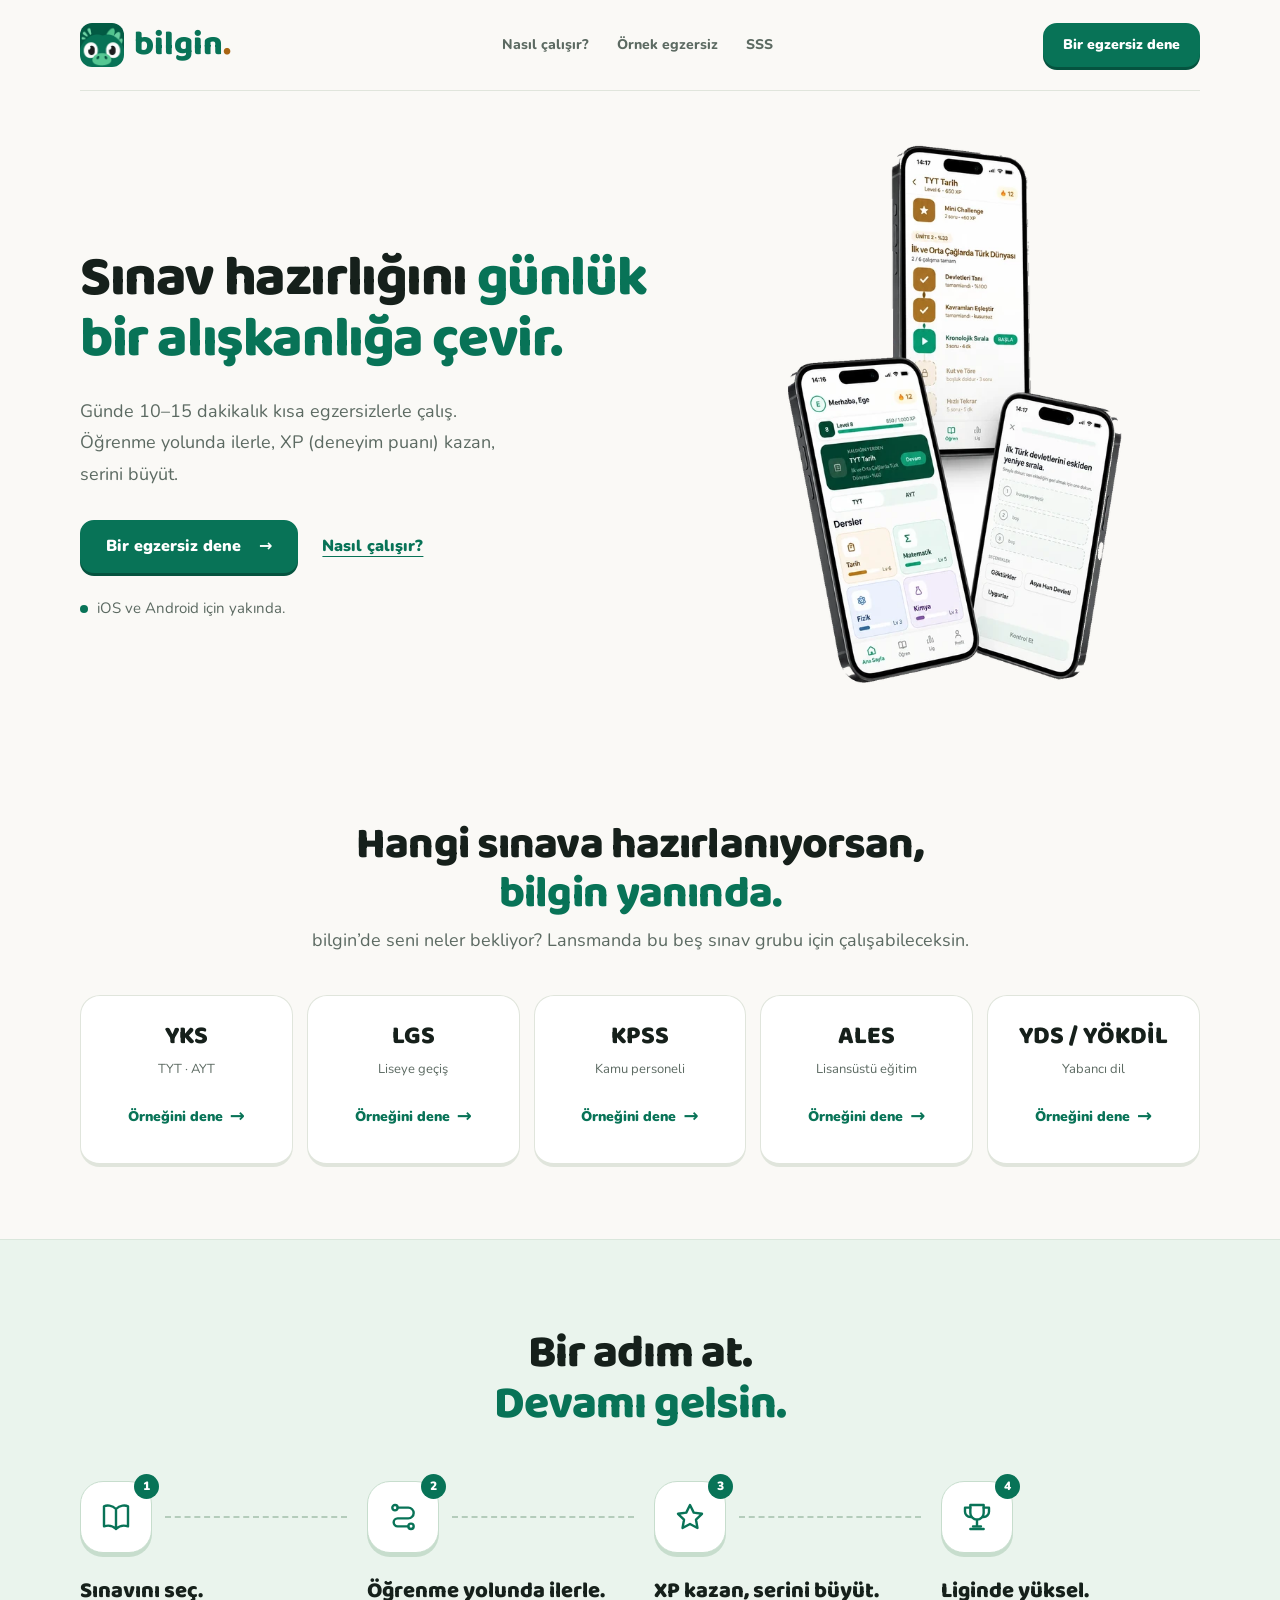
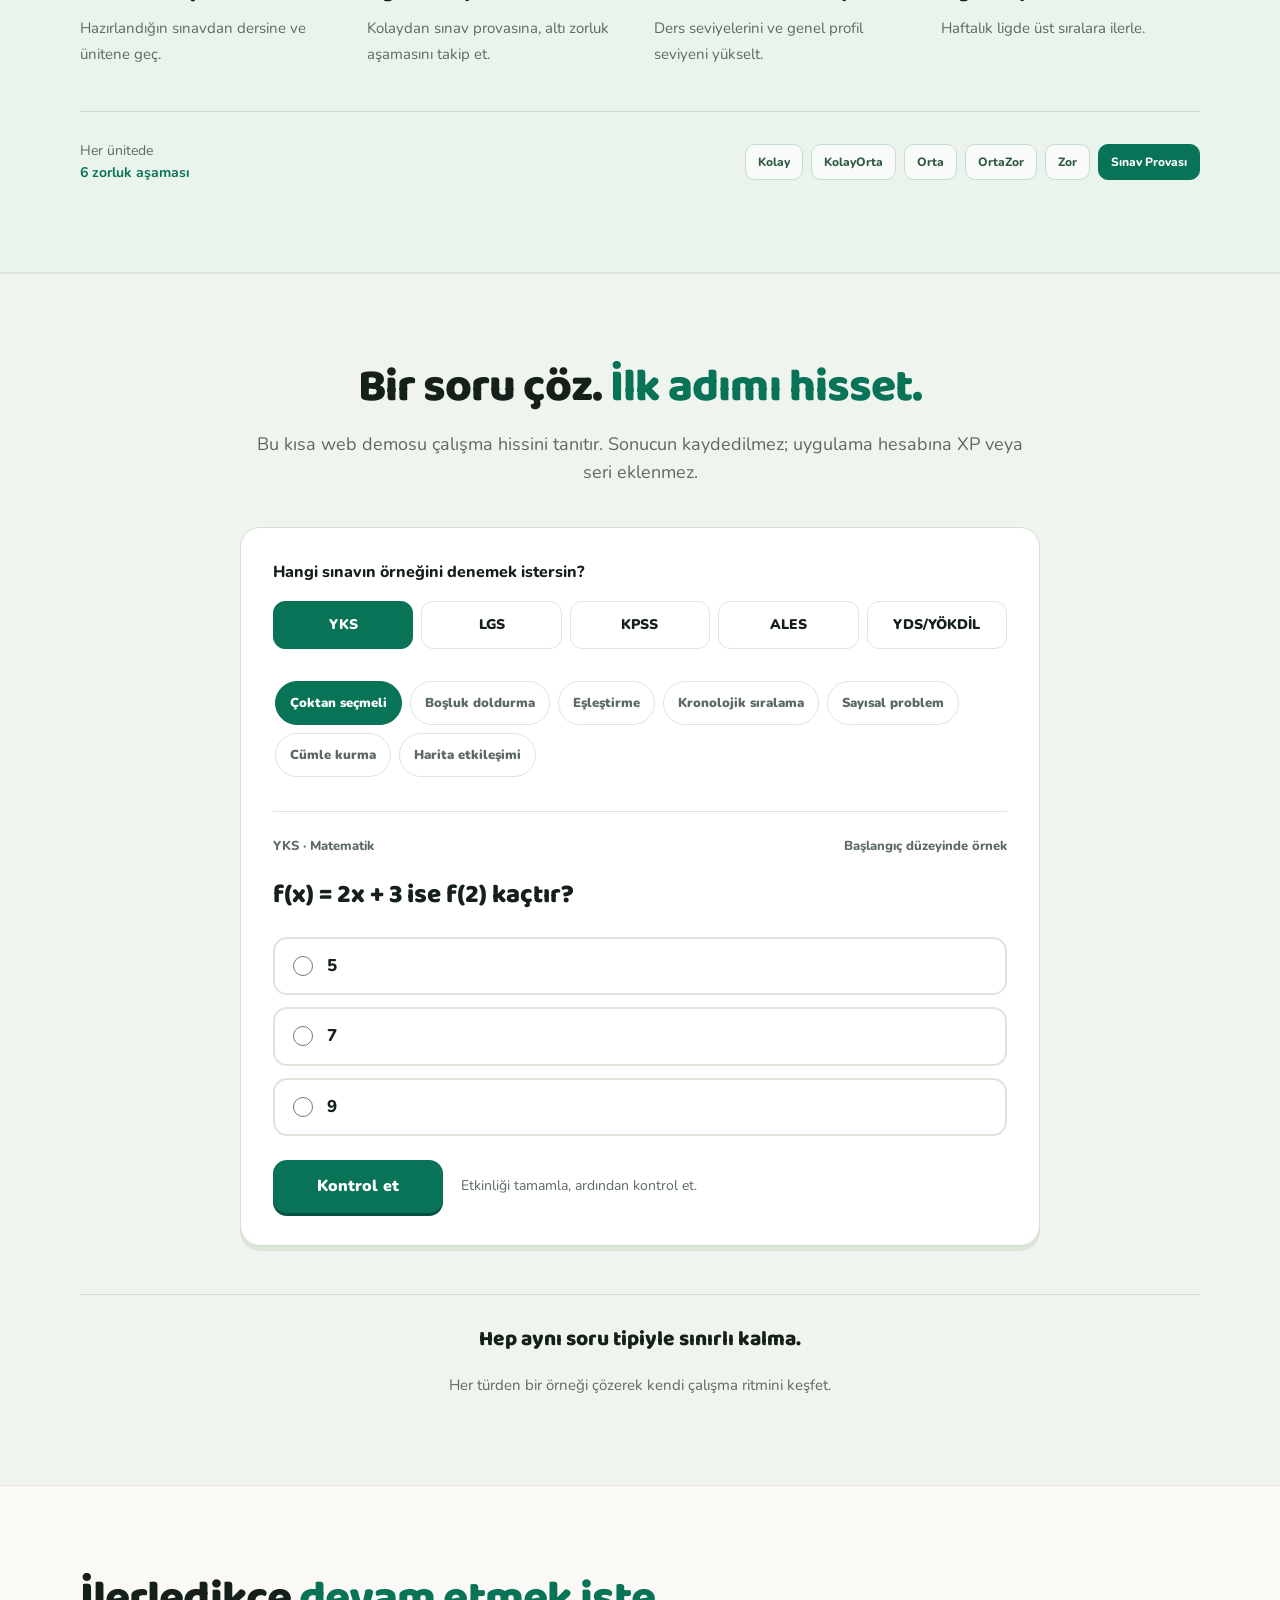
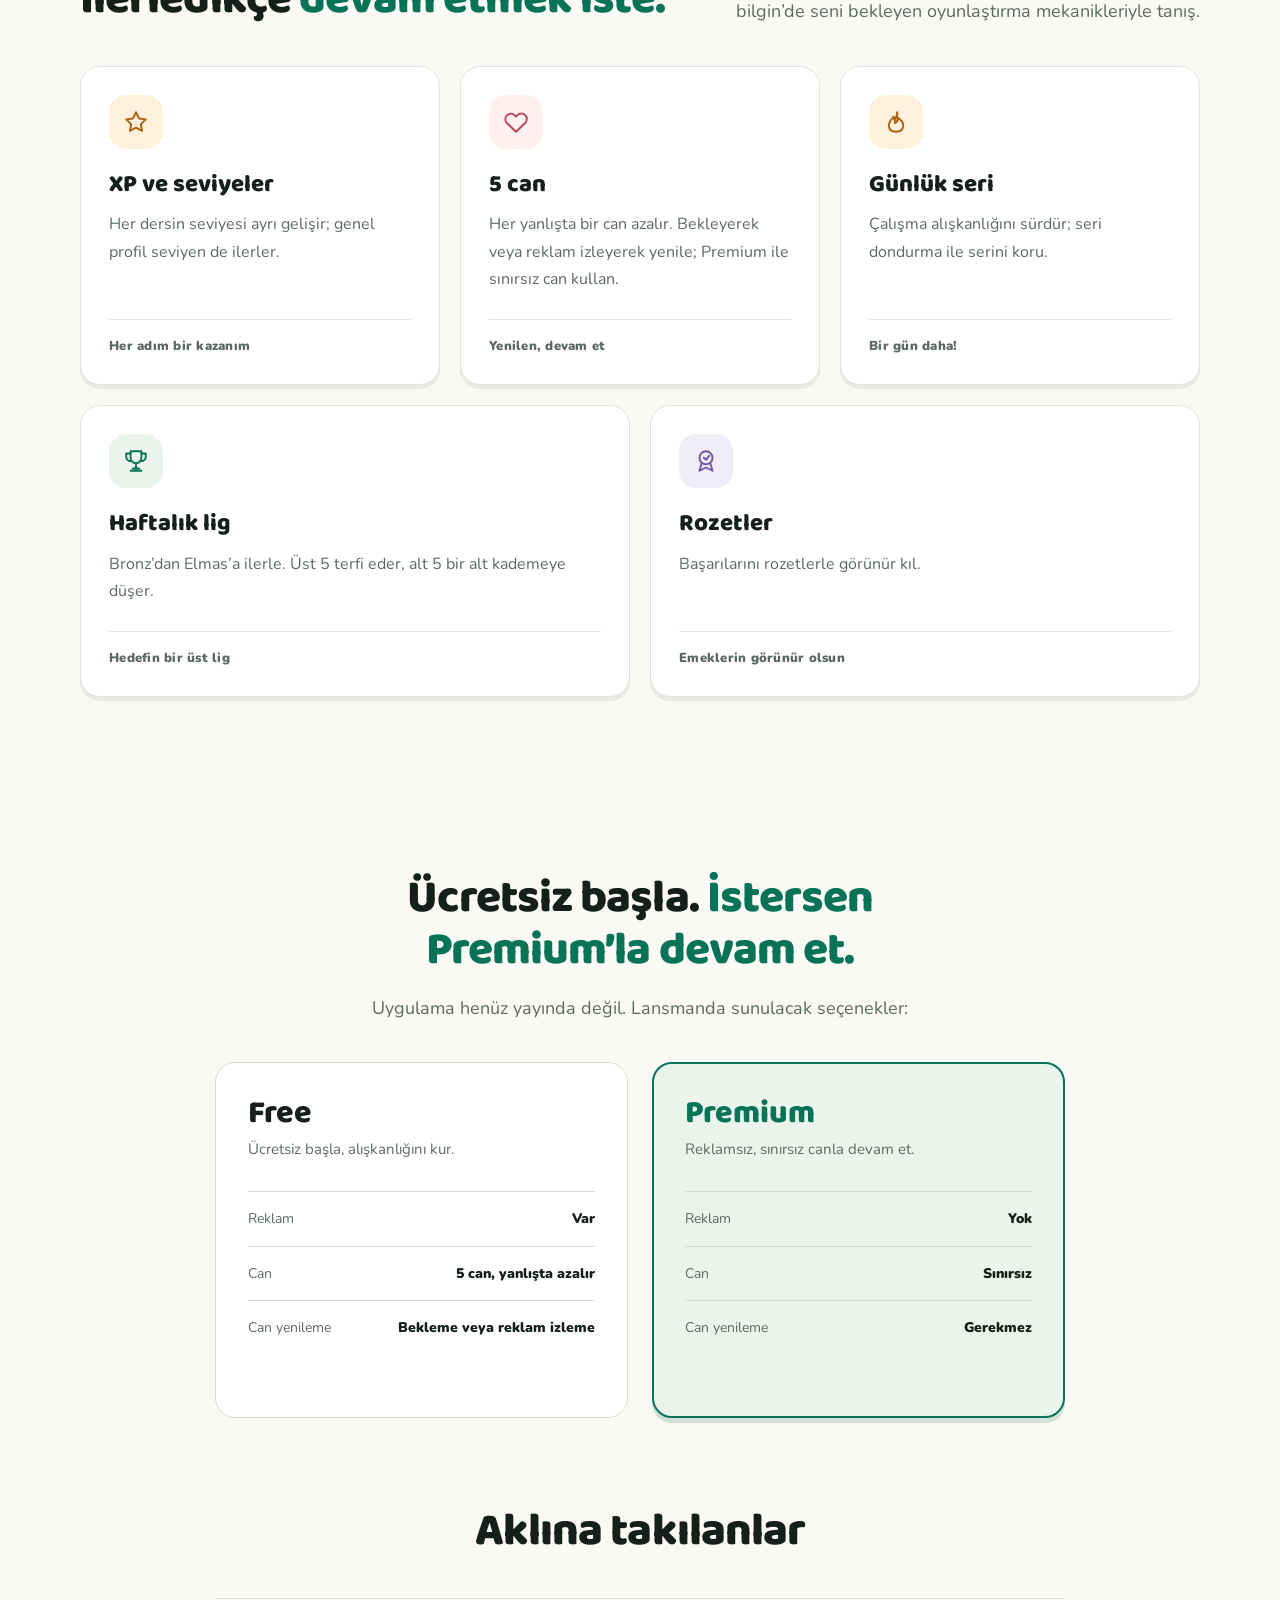
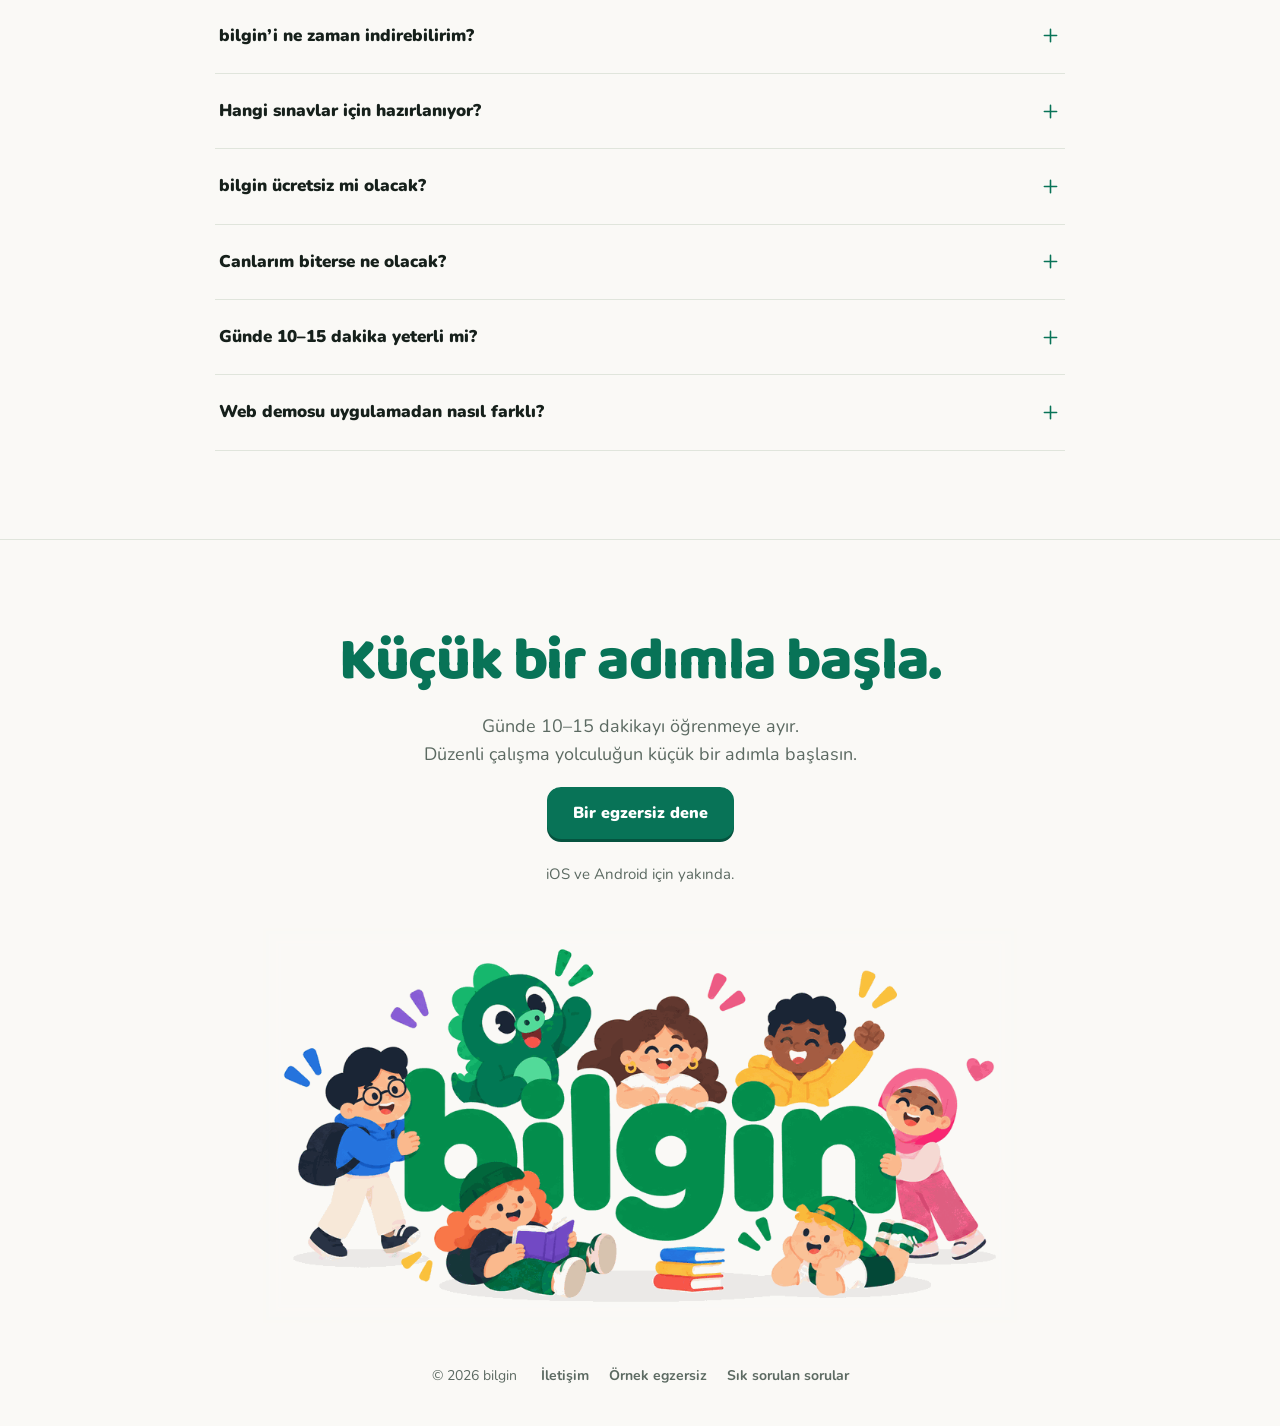
<file: index.html>
<!doctype html>
<html lang="tr">
<head>
<meta charset="utf-8">
<meta name="viewport" content="width=device-width, initial-scale=1, viewport-fit=cover">
<title>bilgin — Oyunlaştırılmış Sınav Hazırlığı | Yakında</title>
<meta name="description" content="YKS, LGS, KPSS, ALES ve YDS/YÖKDİL için oyunlaştırılmış sınav hazırlığı. Kısa egzersizlerle öğren, örnek soruyu dene. bilgin yakında iOS ve Android’de.">
<meta name="theme-color" content="#087357">
<link rel="icon" href="assets/favicon-32.png" sizes="32x32" type="image/png">
<link rel="apple-touch-icon" href="assets/apple-touch-icon.png">
<meta property="og:title" content="bilgin — Oyunlaştırılmış Sınav Hazırlığı | Yakında">
<meta property="og:description" content="YKS, LGS, KPSS, ALES ve YDS/YÖKDİL için oyunlaştırılmış sınav hazırlığı. Kısa egzersizlerle öğren, örnek soruyu dene. bilgin yakında iOS ve Android’de.">
<meta property="og:type" content="website">
<link rel="canonical" href="https://bilgin-web.vercel.app/">
<meta property="og:url" content="https://bilgin-web.vercel.app/">
<meta property="og:locale" content="tr_TR">
<meta property="og:site_name" content="bilgin">
<meta property="og:image:width" content="1200">
<meta property="og:image:height" content="630">
<meta property="og:image:alt" content="bilgin — Sınav hazırlığını günlük bir alışkanlığa çevir. iOS ve Android için yakında.">
<meta name="twitter:card" content="summary_large_image">
<meta property="og:image" content="https://bilgin-web.vercel.app/assets/paylasim.png">
<link rel="preload" href="assets/fonts/baloo2-latin.woff2" as="font" type="font/woff2" crossorigin>
<link rel="preload" href="assets/fonts/nunito-latin.woff2" as="font" type="font/woff2" crossorigin>
<link rel="stylesheet" href="styles.css?v=prelaunch-2">
</head>
<body id="baslangic">
<a class="skip-link" href="#icerik">İçeriğe geç</a>
<header class="header wrap">
  <a class="brand" href="#baslangic" aria-label="bilgin ana sayfa"><img src="assets/logo-192.png" width="44" height="44" alt=""><span>bilgin<span class="brand-dot">.</span></span></a>
  <nav aria-label="Ana menü"><a href="#nasil-calisir">Nasıl çalışır?</a><a href="#ornek-egzersiz">Örnek egzersiz</a><a href="#sss">SSS</a></nav>
  <a class="button button--small" href="#ornek-egzersiz">Bir egzersiz dene</a>
</header>
<main id="icerik">
<section class="hero wrap" aria-labelledby="hero-title">
  <div class="hero__copy">
    <h1 id="hero-title">Sınav hazırlığını <span>günlük bir alışkanlığa çevir.</span></h1>
    <p class="hero__sub">Günde 10–15 dakikalık kısa egzersizlerle çalış. Öğrenme yolunda ilerle, XP (deneyim puanı) kazan, serini büyüt.</p>
    <div class="hero__actions"><a class="button" href="#ornek-egzersiz">Bir egzersiz dene <span aria-hidden="true">→</span></a><a class="text-link" href="#nasil-calisir">Nasıl çalışır?</a></div>
    <p class="launch-note"><span class="status-dot" aria-hidden="true"></span>iOS ve Android için yakında.</p>
  </div>
  <div class="hero__visual"><img class="hero__phones" src="assets/telefonlar-800.webp" srcset="assets/telefonlar-480.webp 480w, assets/telefonlar-800.webp 800w, assets/telefonlar-941.webp 941w" sizes="(max-width: 760px) 276px, (max-width: 1000px) 304px, 338px" width="941" height="1672" fetchpriority="high" alt="bilgin’in dersler, öğrenme yolu ve kronolojik sıralama egzersizini gösteren üç telefon ekranı"></div>
</section>
<section class="exams wrap section" aria-labelledby="exams-title">
  <div class="section-heading">
<h2 id="exams-title">Hangi sınava hazırlanıyorsan, <span>bilgin yanında.</span></h2><p>bilgin’de seni neler bekliyor? Lansmanda bu beş sınav grubu için çalışabileceksin.</p></div>
  <ul class="exam-grid">
<li><strong>YKS</strong><span>TYT · AYT</span><a href="#ornek-egzersiz" data-exam-link="yks" aria-label="YKS örneğini dene">Örneğini dene <span aria-hidden="true">→</span></a></li>
<li><strong>LGS</strong><span>Liseye geçiş</span><a href="#ornek-egzersiz" data-exam-link="lgs" aria-label="LGS örneğini dene">Örneğini dene <span aria-hidden="true">→</span></a></li>
<li><strong>KPSS</strong><span>Kamu personeli</span><a href="#ornek-egzersiz" data-exam-link="kpss" aria-label="KPSS örneğini dene">Örneğini dene <span aria-hidden="true">→</span></a></li>
<li><strong>ALES</strong><span>Lisansüstü eğitim</span><a href="#ornek-egzersiz" data-exam-link="ales" aria-label="ALES örneğini dene">Örneğini dene <span aria-hidden="true">→</span></a></li>
<li><strong>YDS / YÖKDİL</strong><span>Yabancı dil</span><a href="#ornek-egzersiz" data-exam-link="yds" aria-label="YDS / YÖKDİL örneğini dene">Örneğini dene <span aria-hidden="true">→</span></a></li>
</ul>
</section>
<section class="how section" id="nasil-calisir" aria-labelledby="how-title"><div class="wrap">
  <div class="section-heading">
<h2 id="how-title">Bir adım at.<br><span>Devamı gelsin.</span></h2></div>
  <ol class="steps">
<li><div class="step-symbol"><svg class="icon" viewBox="0 0 24 24" aria-hidden="true"><path d="M12 6C9 3 5 3 3 4v15c3-1 6-1 9 2 3-3 6-3 9-2V4c-2-1-6-1-9 2Zm0 0v15"/></svg><span>1</span></div>
<h3>Sınavını seç.</h3><p>Hazırlandığın sınavdan dersine ve ünitene geç.</p></li>
<li><div class="step-symbol"><svg class="icon" viewBox="0 0 24 24" aria-hidden="true"><circle cx="6" cy="5" r="2"/><circle cx="18" cy="19" r="2"/><path d="M8 5h8a4 4 0 0 1 0 8H8a3 3 0 0 0 0 6h8"/></svg><span>2</span></div>
<h3>Öğrenme yolunda ilerle.</h3><p>Kolaydan sınav provasına, altı zorluk aşamasını takip et.</p></li>
<li><div class="step-symbol"><svg class="icon" viewBox="0 0 24 24" aria-hidden="true"><path d="m12 3 2.8 5.7 6.2.9-4.5 4.4 1.1 6.2-5.6-3-5.6 3 1.1-6.2L3 9.6l6.2-.9Z"/></svg><span>3</span></div>
<h3>XP kazan, serini büyüt.</h3><p>Ders seviyelerini ve genel profil seviyeni yükselt.</p></li>
<li><div class="step-symbol"><svg class="icon" viewBox="0 0 24 24" aria-hidden="true"><path d="M7 3h10v6a5 5 0 0 1-10 0Z"/><path d="M7 5H3v3a4 4 0 0 0 4 4m10-7h4v3a4 4 0 0 1-4 4M12 14v5m-5 2h10m-8-2h6"/></svg><span>4</span></div>
<h3>Liginde yüksel.</h3><p>Haftalık ligde üst sıralara ilerle.</p></li>
</ol>
  <div class="difficulty"><p>Her ünitede <strong>6 zorluk aşaması</strong></p>
<ol aria-label="Zorluk aşamaları">
<li>Kolay</li>
<li>KolayOrta</li>
<li>Orta</li>
<li>OrtaZor</li>
<li>Zor</li>
<li>Sınav Provası</li>
</ol></div>
</div>
</section>
<section class="gallery section" id="ornek-egzersiz" aria-labelledby="gallery-title"><div class="wrap">
  <div class="section-heading"><h2 id="gallery-title">Bir soru çöz. <span>İlk adımı hisset.</span></h2>
    <p>Bu kısa web demosu çalışma hissini tanıtır. Sonucun kaydedilmez; uygulama hesabına XP veya seri eklenmez.</p>
  </div>
  <div class="demo" id="demo" hidden>
    <fieldset class="exam-picker"><legend>Hangi sınavın örneğini denemek istersin?</legend>
      <label><input type="radio" name="exam" value="yks" checked><span>YKS</span></label>
      <label><input type="radio" name="exam" value="lgs"><span>LGS</span></label>
      <label><input type="radio" name="exam" value="kpss"><span>KPSS</span></label>
      <label><input type="radio" name="exam" value="ales"><span>ALES</span></label>
      <label><input type="radio" name="exam" value="yds"><span>YDS/YÖKDİL</span></label>
    </fieldset>
    <div class="exercise-picker" role="tablist" aria-label="Egzersiz türü seç">
      <button type="button" class="exercise-tab is-active" role="tab" aria-selected="true" data-type="choice">Çoktan seçmeli</button>
      <button type="button" class="exercise-tab" role="tab" aria-selected="false" data-type="blank">Boşluk doldurma</button>
      <button type="button" class="exercise-tab" role="tab" aria-selected="false" data-type="matching">Eşleştirme</button>
      <button type="button" class="exercise-tab" role="tab" aria-selected="false" data-type="timeline">Kronolojik sıralama</button>
      <button type="button" class="exercise-tab" role="tab" aria-selected="false" data-type="number">Sayısal problem</button>
      <button type="button" class="exercise-tab" role="tab" aria-selected="false" data-type="sentence">Cümle kurma</button>
      <button type="button" class="exercise-tab" role="tab" aria-selected="false" data-type="map">Harita etkileşimi</button>
    </div>
    <form id="exercise-form" novalidate>
      <div class="question-meta"><span id="question-subject">YKS · Matematik</span><span id="question-level">Başlangıç düzeyinde örnek</span></div>
      <div id="exercise-stage"></div>
      <div class="feedback" id="exercise-feedback" role="status" aria-live="polite" aria-atomic="true"></div>
      <div class="exercise-actions"><button class="button" type="submit" id="check-answer">Kontrol et</button><button class="button button--outline" id="reset-answer" type="button" hidden>Tekrar dene</button><span class="exercise-hint">Bir seçenek seç, ardından kontrol et.</span></div>
    </form>
  </div>
  <div class="demo demo-fallback" id="demo-fallback">
    <p class="question-meta">YKS · Matematik · Başlangıç düzeyinde örnek</p>
    <h3>f(x) = 2x + 3 ise f(2) kaçtır?</h3><p>Seçenekler: 5, 7, 9</p>
    <details><summary>Yanıtı ve açıklamayı göster</summary><p><strong>Doğru yanıt: 7.</strong> x yerine 2 yazılır: 2 × 2 + 3 = 7.</p></details>
    <p class="fallback-note">Diğer sınav örneklerini etkileşimli denemek için JavaScript’i etkinleştirebilirsin.</p>
  </div>
<div class="exercise-types">
<h3>Hep aynı soru tipiyle sınırlı kalma.</h3>
<p>Her türden bir örneği çözerek kendi çalışma ritmini keşfet.</p>
</div>
</div>
</section>
<section class="section wrap" id="ozellikler" aria-labelledby="features-title">
  <div class="section-heading section-heading--left">
<h2 id="features-title">İlerledikçe <span>devam etmek iste.</span></h2><p>bilgin’de seni bekleyen oyunlaştırma mekanikleriyle tanış.</p></div>
  <div class="features">
<article class="feature amber"><div class="feature-icon"><svg class="icon" viewBox="0 0 24 24" aria-hidden="true"><path d="m12 3 2.8 5.7 6.2.9-4.5 4.4 1.1 6.2-5.6-3-5.6 3 1.1-6.2L3 9.6l6.2-.9Z"/></svg></div>
<h3>XP ve seviyeler</h3><p>Her dersin seviyesi ayrı gelişir; genel profil seviyen de ilerler.</p><span class="feature-note">Her adım bir kazanım</span>
</article>
<article class="feature rose"><div class="feature-icon"><svg class="icon" viewBox="0 0 24 24" aria-hidden="true"><path d="M20.5 5.7a5.1 5.1 0 0 0-7.2 0L12 7l-1.3-1.3a5.1 5.1 0 0 0-7.2 7.2L12 21l8.5-8.1a5.1 5.1 0 0 0 0-7.2Z"/></svg></div>
<h3>5 can</h3><p>Her yanlışta bir can azalır. Bekleyerek veya reklam izleyerek yenile; Premium ile sınırsız can kullan.</p><span class="feature-note">Yenilen, devam et</span>
</article>
<article class="feature amber"><div class="feature-icon"><svg class="icon" viewBox="0 0 24 24" aria-hidden="true"><path d="M13 3c1 5-4 5-2 10 2-1 3-3 3-5 4 3 6 6 4 10-2 4-10 4-12 0-2-4 1-8 4-11 0 3 1 3 1 3s3-4 2-7Z"/></svg></div>
<h3>Günlük seri</h3><p>Çalışma alışkanlığını sürdür; seri dondurma ile serini koru.</p><span class="feature-note">Bir gün daha!</span>
</article>
<article class="feature green"><div class="feature-icon"><svg class="icon" viewBox="0 0 24 24" aria-hidden="true"><path d="M7 3h10v6a5 5 0 0 1-10 0Z"/><path d="M7 5H3v3a4 4 0 0 0 4 4m10-7h4v3a4 4 0 0 1-4 4M12 14v5m-5 2h10m-8-2h6"/></svg></div>
<h3>Haftalık lig</h3><p>Bronz’dan Elmas’a ilerle. Üst 5 terfi eder, alt 5 bir alt kademeye düşer.</p><span class="feature-note">Hedefin bir üst lig</span>
</article>
<article class="feature lilac"><div class="feature-icon"><svg class="icon" viewBox="0 0 24 24" aria-hidden="true"><circle cx="12" cy="9" r="6"/><path d="m8 14-2 7 6-3 6 3-2-7m-6-5 2 2 3-4"/></svg></div>
<h3>Rozetler</h3><p>Başarılarını rozetlerle görünür kıl.</p><span class="feature-note">Emeklerin görünür olsun</span>
</article></div>
</section>
<section class="section wrap pricing" id="premium" aria-labelledby="pricing-title">
<div class="section-heading">
<h2 id="pricing-title">Ücretsiz başla. <span>İstersen Premium’la devam et.</span></h2><p>Uygulama henüz yayında değil. Lansmanda sunulacak seçenekler:</p></div>
<div class="pricing-grid">
<article class="plan">
<h3>Free</h3><p>Ücretsiz başla, alışkanlığını kur.</p>
<dl><div>
<dt>Reklam</dt>
<dd>Var</dd></div><div>
<dt>Can</dt>
<dd>5 can, yanlışta azalır</dd></div><div>
<dt>Can yenileme</dt>
<dd>Bekleme veya reklam izleme</dd></div>
</dl>
</article>
<article class="plan plan--premium">
<h3>Premium</h3><p>Reklamsız, sınırsız canla devam et.</p>
<dl><div>
<dt>Reklam</dt>
<dd>Yok</dd></div><div>
<dt>Can</dt>
<dd>Sınırsız</dd></div><div>
<dt>Can yenileme</dt>
<dd>Gerekmez</dd></div>
</dl>
</article>
</div>
</section>
<section class="section wrap faq" id="sss" aria-labelledby="faq-title"><div class="section-heading">
<h2 id="faq-title">Aklına takılanlar</h2></div><div class="faq-list">
<details><summary>bilgin’i ne zaman indirebilirim?<svg class="icon" viewBox="0 0 24 24" aria-hidden="true"><path d="M12 5v14M5 12h14"/></svg></summary><p>bilgin henüz yayında değil. iOS ve Android için hazırlanıyor; kesin yayın tarihi henüz paylaşılmadı.</p></details>
<details><summary>Hangi sınavlar için hazırlanıyor?<svg class="icon" viewBox="0 0 24 24" aria-hidden="true"><path d="M12 5v14M5 12h14"/></svg></summary><p>Lansman kapsamında YKS (TYT ve AYT), LGS, KPSS, ALES ve YDS/YÖKDİL için dersler yer alacak.</p></details>
<details><summary>bilgin ücretsiz mi olacak?<svg class="icon" viewBox="0 0 24 24" aria-hidden="true"><path d="M12 5v14M5 12h14"/></svg></summary><p>Evet. Free modeli reklamlı ve 5 canla kullanılabilecek. Premium, reklamsız kullanım ve sınırsız can sunacak.</p></details>
<details><summary>Canlarım biterse ne olacak?<svg class="icon" viewBox="0 0 24 24" aria-hidden="true"><path d="M12 5v14M5 12h14"/></svg></summary><p>Her yanlış cevapta 5 canından biri azalacak. Canlarının yenilenmesini bekleyebilecek veya reklam izleyerek can kazanabileceksin. Premium’da can sınırlaması olmayacak.</p></details>
<details><summary>Günde 10–15 dakika yeterli mi?<svg class="icon" viewBox="0 0 24 24" aria-hidden="true"><path d="M12 5v14M5 12h14"/></svg></summary><p>10–15 dakika, düzenli çalışma alışkanlığı kurmak için önerilen kısa bir çalışma süresidir. Sınava hazırlık ihtiyacın hedeflerine ve mevcut bilgine göre değişir; bilgin tek başına başarı veya belirli bir sonuç garantisi vermez.</p></details>
<details><summary>Web demosu uygulamadan nasıl farklı?<svg class="icon" viewBox="0 0 24 24" aria-hidden="true"><path d="M12 5v14M5 12h14"/></svg></summary><p>Burada her sınav grubu için başlangıç düzeyinde bir çoktan seçmeli örnek bulunur. Demo sonuçları kaydedilmez; XP, can, seri ve lig sistemleri bu sayfada çalışmaz. Uygulamada altı aşamalı öğrenme yolu ve farklı egzersiz tipleri yer alacak.</p></details>
</div></section>
<section class="closing section" id="indir" aria-labelledby="closing-title"><div class="wrap">
<h2 id="closing-title">Küçük bir <span>adımla başla.</span></h2><p>Günde 10–15 dakikayı öğrenmeye ayır.<br>Düzenli çalışma yolculuğun küçük bir adımla başlasın.</p><a class="button" href="#ornek-egzersiz">Bir egzersiz dene</a><p class="launch-note">iOS ve Android için yakında.</p><img class="characters" src="assets/karakterler-1000.png" srcset="assets/karakterler-1000.png 1000w, assets/karakterler-1600.png 1600w" sizes="(max-width: 760px) 92vw, 760px" alt="Birlikte öğrenmeye hazır, renkli bilgin karakterleri" width="1600" height="844" loading="lazy" decoding="async"></div>
</section>
</main>
<footer class="footer">
  <p class="footer__c">© <span id="yil">2026</span> bilgin</p>
  <nav aria-label="Alt menü">
    <a href="mailto:merhaba@bilgin.app">İletişim</a>
    <a href="#ornek-egzersiz">Örnek egzersiz</a>
    <a href="#sss">Sık sorulan sorular</a>
  </nav>
</footer>

<script src="script.js?v=prelaunch-2" defer></script>
</body>
</html>
</file>
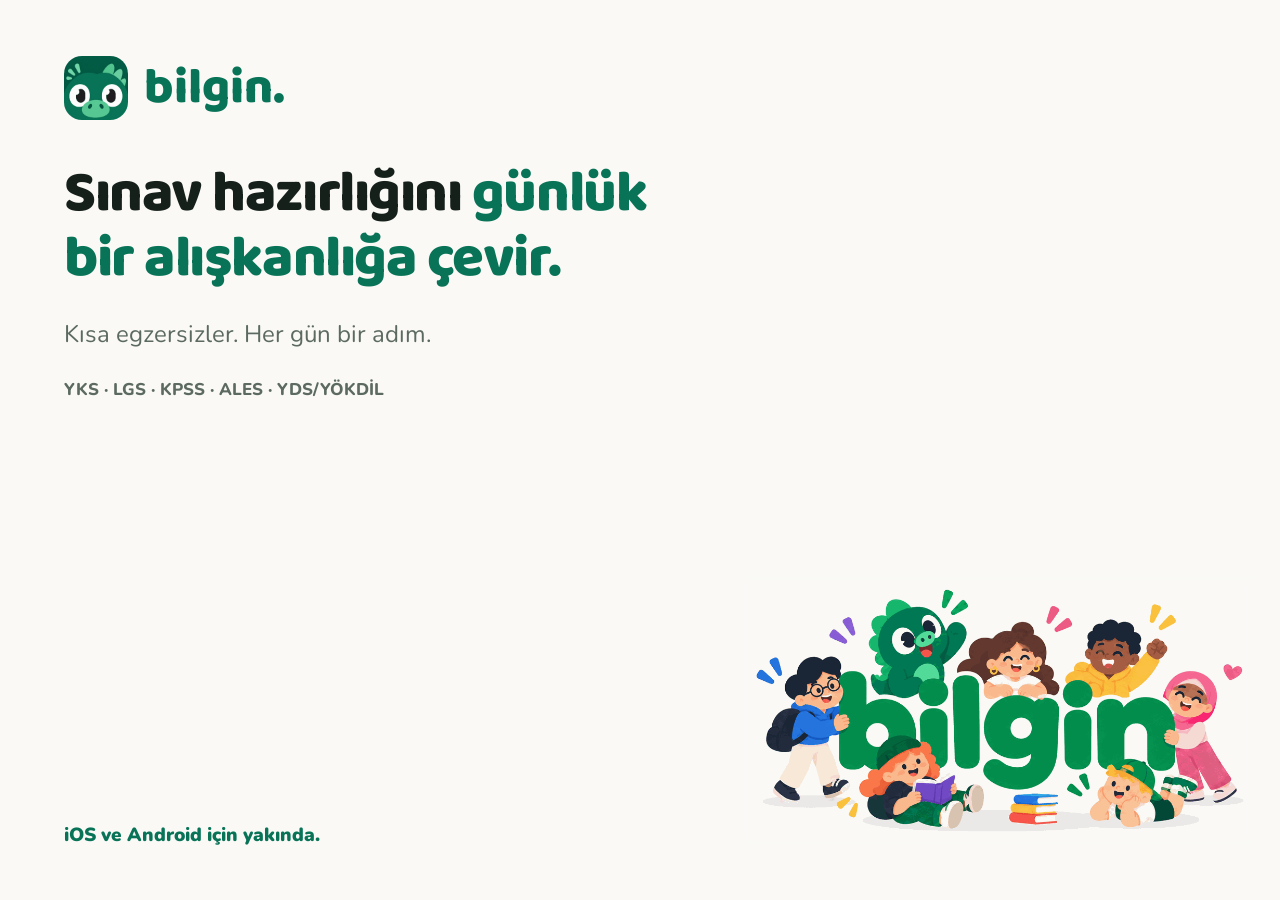
<file: scripts/paylasim.html>
<!doctype html>
<html lang="tr"><head><meta charset="utf-8"><meta name="viewport" content="width=device-width, initial-scale=1"><title>bilgin paylaşım görseli kaynağı</title><meta name="robots" content="noindex"><link rel="stylesheet" href="../styles.css?v=prelaunch-1"><style>
html,body{width:1200px;height:630px;overflow:hidden}body{display:block;padding:56px 64px;background:#FAF9F6}.share-brand{display:flex;align-items:center;gap:16px;font-family:'Baloo 2';font-size:50px;line-height:1;color:#087357}.share-brand img{width:64px;height:64px;border-radius:18px}.share-copy{width:640px;margin-top:42px;position:relative;z-index:1}h1{font-size:58px;line-height:1.12;margin:0 0 24px}p{font-size:24px;margin:0}.share-art{position:absolute;width:520px;right:20px;bottom:52px}.share-tag{position:absolute;bottom:50px;left:64px;color:#087357;font-size:19px;font-weight:900}.share-exams{font-size:17px;margin-top:24px;font-weight:800}
</style></head><body><div class="share-brand"><img src="../assets/logo-192.png" width="64" height="64" alt="">bilgin.</div><div class="share-copy"><h1>Sınav hazırlığını <span>günlük bir alışkanlığa çevir.</span></h1><p>Kısa egzersizler. Her gün bir adım.</p><p class="share-exams">YKS · LGS · KPSS · ALES · YDS/YÖKDİL</p></div><img class="share-art" src="../assets/karakterler-1000.png" width="1000" height="528" alt="bilgin karakterleri"><div class="share-tag">iOS ve Android için yakında.</div></body></html>
</file>
<file: styles.css>
/* ============ yazı tipleri ============ */
/* Google Fonts'tan indirilip repoya konuldu: dış bağımlılık ve ek istek yok.
   latin-ext alt kümesi Türkçe karakterleri (ğ ş ı İ ç ö ü) taşır. */
@font-face{
  font-family:Nunito;src:url(assets/fonts/nunito-latin-ext.woff2) format('woff2');
  font-weight:400 900;font-style:normal;font-display:swap;
  unicode-range:U+0100-02BA,U+0304,U+0308,U+0329,U+1E00-1EFF,U+2020,U+20A0-20AB,U+20AD-20C0,U+2113,U+2C60-2C7F,U+A720-A7FF;
}
@font-face{
  font-family:Nunito;src:url(assets/fonts/nunito-latin.woff2) format('woff2');
  font-weight:400 900;font-style:normal;font-display:swap;
  unicode-range:U+0000-00FF,U+0131,U+0152-0153,U+02BB-02BC,U+02C6,U+02DA,U+02DC,U+2000-206F,U+2074,U+20AC,U+2122,U+2191,U+2193,U+2212,U+2215,U+FEFF,U+FFFD;
}
@font-face{
  font-family:'Baloo 2';src:url(assets/fonts/baloo2-latin-ext.woff2) format('woff2');
  font-weight:800;font-style:normal;font-display:swap;
  unicode-range:U+0100-02BA,U+0304,U+0308,U+0329,U+1E00-1EFF,U+2020,U+20A0-20AB,U+20AD-20C0,U+2113,U+2C60-2C7F,U+A720-A7FF;
}
@font-face{
  font-family:'Baloo 2';src:url(assets/fonts/baloo2-latin.woff2) format('woff2');
  font-weight:800;font-style:normal;font-display:swap;
  unicode-range:U+0000-00FF,U+0131,U+0152-0153,U+02BB-02BC,U+02C6,U+02DA,U+02DC,U+2000-206F,U+2074,U+20AC,U+2122,U+2191,U+2193,U+2212,U+2215,U+FEFF,U+FFFD;
}

:root{
  --green:#087357;
  --green-l:#56C793;
  --cream:#FAF9F6;
  --ink:#16201B;
  --ink-2:#5C6A62;
}
*{box-sizing:border-box}
body{
  margin:0;background:var(--cream);color:var(--ink);
  font-family:"Nunito",ui-rounded,"Segoe UI",system-ui,-apple-system,sans-serif;
  font-size:17px;line-height:1.55;-webkit-font-smoothing:antialiased;
  min-height:100dvh;display:flex;flex-direction:column;
}
img{max-width:100%;height:auto;display:block}
:focus-visible{outline:3px solid var(--green);outline-offset:4px;border-radius:10px}

/* ============ footer ============ */
.footer{
  padding:24px 20px calc(24px + env(safe-area-inset-bottom,0px));
  display:flex;flex-wrap:wrap;align-items:center;justify-content:center;
  gap:8px 24px;font-size:14px;color:#98A39C;
}
.footer nav{display:flex;flex-wrap:wrap;justify-content:center;gap:8px 20px;font-weight:700}
.footer nav a{color:var(--ink-2);text-decoration:none}
.footer nav a:hover{color:var(--green)}

@media(prefers-reduced-motion:reduce){*{transition:none!important}}

/* Tanıtım sitesi: mevcut marka renklerinin üzerine kurulan tasarım sistemi. */
:root{
  --amber:#A96513;--amber-soft:#FFF1DC;--rose:#B94455;--rose-soft:#FFF0EF;
  --green-soft:#EAF4ED;--lilac:#7555A2;--lilac-soft:#F1EDF8;
  --line:#E0E5DC;--surface:#FFFFFF;--radius:20px;
}
html{scroll-behavior:smooth;scroll-padding-top:24px}
.wrap{width:min(1120px,calc(100% - 48px));margin-inline:auto}
.section{padding-block:88px}
h1,h2,h3,p{margin-top:0}
h1,h2,h3{font-family:'Baloo 2',Nunito,sans-serif;font-weight:800}
h1{font-size:clamp(36px,4.7vw,62px);line-height:1.08;letter-spacing:-.025em}
h2{font-size:clamp(30px,3.6vw,46px);line-height:1.12;letter-spacing:-.02em;margin-bottom:18px}
h3{font-size:24px;line-height:1.2;margin-bottom:12px}
h1 span,h2 span{color:var(--green)}
p{color:var(--ink-2)}
a{color:var(--green)}
.icon{width:26px;height:26px;fill:none;stroke:currentColor;stroke-width:1.8;stroke-linecap:round;stroke-linejoin:round;flex-shrink:0}
.skip-link{position:fixed;top:12px;left:12px;z-index:10;padding:12px 20px;background:var(--green);color:white;transform:translateY(-160%);border-radius:12px}
.skip-link:focus{transform:translateY(0)}
.header{display:flex;align-items:center;justify-content:space-between;gap:24px;padding-block:22px;border-bottom:1px solid var(--line)}
.brand{display:flex;align-items:center;gap:10px;text-decoration:none;font-family:'Baloo 2',Nunito,sans-serif;font-size:34px;font-weight:800;line-height:1;color:var(--green)}
.brand img{border-radius:12px}
.brand-dot{color:var(--amber)}
.header nav{display:flex;align-items:center;gap:28px}
.header nav a{font-size:14px;font-weight:800;text-decoration:none;color:var(--ink-2);padding-block:12px}
.header nav a:hover{color:var(--green);text-decoration:underline;text-underline-offset:5px}
.button{display:inline-flex;align-items:center;justify-content:center;gap:18px;min-height:52px;padding:12px 24px;border:2px solid var(--green);border-radius:14px;background:var(--green);color:white;font-size:16px;font-weight:900;text-decoration:none;box-shadow:0 3px 0 #05533F;transition:transform .15s,background .15s}
.button:hover{background:#065D47;transform:translateY(-2px)}
.button--small{font-size:14px;min-height:44px;padding:9px 18px;border-radius:12px}
.button--outline{background:transparent;color:var(--green);box-shadow:none}
.button--outline:hover{background:var(--green-soft)}
.hero{display:grid;grid-template-columns:1.2fr 1fr;align-items:center;gap:36px;padding-block:44px 54px}
.hero__copy{padding-block:30px}
.hero h1{margin-bottom:25px}
.hero__lead{font-size:23px;font-weight:900;color:var(--ink);margin-bottom:13px}
.hero__sub{max-width:440px;font-size:18px;line-height:1.75;margin-bottom:0}

.hero__visual{height:600px;display:flex;align-items:center;justify-content:center}
.hero__phones{height:100%;width:auto;object-fit:contain;animation:arrive .7s ease-out both}
@keyframes arrive{from{opacity:0;transform:translateY(16px)}to{opacity:1;transform:translateY(0)}}
.section-heading{text-align:center;margin-bottom:40px}
.section-heading p{margin-bottom:0;font-size:18px}
.exams{padding-top:32px;padding-bottom:72px}
.exams h2{font-size:32px;margin-bottom:8px}
.exam-grid{list-style:none;margin:0;padding:0;display:grid;grid-template-columns:repeat(5,1fr);gap:14px}
.exam-grid li{padding:24px 12px;background:var(--surface);border:1px solid var(--line);border-bottom-width:4px;border-radius:18px;text-align:center}
.exam-grid li:nth-child(2),.exam-grid li:nth-child(4){background:var(--amber-soft);border-color:#EEDBBC}
.exam-grid li:nth-child(3){background:var(--green-soft);border-color:#CDE3D4}
.exam-grid strong{display:block;font-family:'Baloo 2',Nunito,sans-serif;font-size:25px;line-height:1.3}
.exam-grid span{display:block;font-size:13px;color:var(--ink-2);margin-top:6px}
.how{background:var(--green-soft);border-block:1px solid #D9E7DC}
.steps{list-style:none;padding:0;margin:50px 0 44px;display:grid;grid-template-columns:repeat(4,1fr);gap:28px}
.steps li{position:relative}
.steps li:not(:last-child):before{content:"";position:absolute;left:85px;right:-8px;top:35px;border-top:2px dashed #B4CCBB}
.step-symbol{position:relative;display:grid;place-items:center;width:72px;height:72px;border-radius:23px;background:var(--surface);border:1px solid #C7DDCD;box-shadow:0 4px 0 #C7DDCD;color:var(--green);margin-bottom:25px}
.step-symbol .icon{width:32px;height:32px}
.step-symbol span{position:absolute;right:-8px;top:-8px;display:grid;place-items:center;width:25px;height:25px;border-radius:50%;background:var(--green);color:white;font-size:12px;font-weight:900}
.steps h3{font-size:22px}
.steps p{font-size:15px;line-height:1.7;margin-bottom:0}
.difficulty{border-top:1px solid #C7DDCD;padding-top:28px;display:flex;align-items:center;gap:24px;justify-content:space-between}
.difficulty p{font-size:14px;margin:0;flex-shrink:0}
.difficulty p strong{display:block;color:var(--green)}
.difficulty ol{display:flex;flex-wrap:wrap;list-style:none;padding:0;margin:0;gap:8px}
.difficulty li{background:#FFFFFFB3;border:1px solid #C7DDCD;padding:8px 12px;border-radius:10px;font-size:12px;font-weight:800;color:#315A41}
.difficulty li:last-child{background:var(--green);color:white;border-color:var(--green)}
.section-heading--left{display:flex;justify-content:space-between;align-items:flex-end;text-align:left;gap:24px}
.section-heading--left h2{margin:0}
.features{display:grid;grid-template-columns:repeat(6,1fr);gap:20px}
.feature{grid-column:span 2;padding:28px;background:var(--surface);border:1px solid var(--line);border-radius:var(--radius);box-shadow:0 4px 0 #E9EAE3;display:flex;flex-direction:column;align-items:flex-start}
.feature:nth-child(4),.feature:nth-child(5){grid-column:span 3}
.feature-icon{width:54px;height:54px;display:grid;place-items:center;border-radius:17px;margin-bottom:22px}
.amber .feature-icon{background:var(--amber-soft);color:var(--amber)}
.rose .feature-icon{background:var(--rose-soft);color:var(--rose)}
.green .feature-icon{background:var(--green-soft);color:var(--green)}
.lilac .feature-icon{background:var(--lilac-soft);color:var(--lilac)}
.feature p{font-size:16px;line-height:1.7;margin-bottom:26px}
.feature-note{margin-top:auto;padding-top:16px;border-top:1px solid var(--line);width:100%;font-size:12px;font-weight:900;letter-spacing:.02em;color:var(--ink-2)}
.gallery{background:#F1EFE8;border-block:1px solid #E8E4D9}
.exercise-types{margin-top:48px;padding-top:32px;border-top:1px solid #D9D8CD;text-align:center}
.exercise-types h3{font-size:21px;margin-bottom:22px}
.exercise-types p{margin:0;color:var(--ink-2);font-size:15px}
.exercise-types ul{display:flex;justify-content:center;flex-wrap:wrap;gap:9px;list-style:none;padding:0;margin:0}
.exercise-types li{padding:8px 14px;border-radius:30px;background:#FAF9F6;border:1px solid #DAD9D0;color:var(--ink-2);font-size:13px;font-weight:700}
.pricing-grid{display:grid;grid-template-columns:repeat(2,1fr);gap:24px;max-width:850px;margin:auto}
.plan{padding:32px;border:1px solid #D5DDCF;border-radius:var(--radius);background:white}
.plan--premium{background:var(--green-soft);border:2px solid var(--green);padding:31px;box-shadow:0 5px 0 #D2E1D6}
.plan h3{font-size:32px;margin-bottom:4px}
.plan--premium h3{color:var(--green)}
.plan>p{font-size:15px}
.plan dl{margin:30px 0}
.plan dl div{display:flex;justify-content:space-between;gap:15px;padding-block:16px;border-top:1px solid #D5DDCF;font-size:14px}
.plan dt{color:var(--ink-2)}
.plan dd{margin:0;text-align:right;font-weight:900;max-width:60%}
.plan .button{width:100%}
.faq{padding-top:0;max-width:850px}
.faq-list{border-top:1px solid var(--line)}
.faq details{border-bottom:1px solid var(--line)}
.faq summary{list-style:none;cursor:pointer;display:flex;align-items:center;justify-content:space-between;gap:24px;padding:24px 4px;font-weight:900;font-size:17px}
.faq summary::-webkit-details-marker{display:none}
.faq summary .icon{width:21px;height:21px;color:var(--green);transition:transform .2s}
.faq details[open] summary .icon{transform:rotate(45deg)}
.faq details[open] summary{color:var(--green)}
.faq details p{padding:0 42px 24px 4px;margin:0;font-size:16px;line-height:1.75}
.closing{text-align:center;background:var(--cream);border-top:1px solid var(--line);padding-bottom:0;overflow:hidden}
.closing h2{font-size:clamp(38px,5vw,60px);color:var(--green)}
.closing p{font-size:18px}
.characters{width:min(760px,100%);margin:38px auto 0}
.footer{color:var(--ink-2);padding-block:28px}
.footer p{margin:0}
@media(max-width:1000px){
 .header nav{gap:16px}.hero{gap:24px}.hero__visual{height:540px}.hero__lead{font-size:20px}
 .difficulty{align-items:flex-start;flex-direction:column;gap:16px}
 .feature{padding:24px}
}
@media(max-width:760px){
 .wrap{width:calc(100% - 40px)}.section{padding-block:60px}.header{flex-wrap:wrap;gap:14px;padding-block:16px}.brand{font-size:30px}.brand img{width:38px;height:38px}
 .header nav{order:3;width:100%;justify-content:space-between;gap:10px;border-top:1px solid var(--line);padding-top:8px}.header nav a{font-size:12px;padding-block:8px}
 .button--small{font-size:12px;padding-inline:13px;min-height:42px}
 .hero{grid-template-columns:1fr;gap:20px;padding-block:38px 28px;text-align:center}.hero__copy{padding:0}.hero h1{font-size:clamp(36px,7.6vw,52px);margin-bottom:20px}.hero__lead{font-size:19px}.hero__sub{font-size:16px;line-height:1.7;margin-inline:auto;max-width:410px}

 .hero__visual{height:490px;max-width:100%}.exams{padding-top:20px}.section-heading{margin-bottom:30px}.section-heading p{font-size:16px}.exam-grid{grid-template-columns:repeat(6,1fr);gap:10px}.exam-grid li{grid-column:span 2;padding:18px 6px}.exam-grid li:nth-child(n+4){grid-column:span 3}.exam-grid strong{font-size:21px}.exam-grid span{font-size:11px}
 .steps{grid-template-columns:1fr;gap:32px;margin:36px 0}.steps li{padding-left:92px;min-height:95px}.step-symbol{position:absolute;left:0;top:0;width:62px;height:62px;border-radius:19px;margin:0}.steps li:not(:last-child):before{left:30px;top:77px;bottom:-19px;right:auto;border-top:0;border-left:2px dashed #B4CCBB}.steps h3{font-size:23px;margin-bottom:8px}.steps p{font-size:15px}.difficulty{padding-top:24px}.difficulty li{font-size:11px;padding:7px 9px}
 .section-heading--left{display:block}.section-heading--left p{margin-top:18px}.section-heading--left p br{display:none}.features{grid-template-columns:1fr;gap:16px}.feature,.feature:nth-child(4),.feature:nth-child(5){grid-column:auto;padding:24px}.feature-icon{margin-bottom:16px}.feature p{margin-bottom:18px}.feature h3{font-size:24px}
 .exercise-types{margin-top:34px}.exercise-types li{font-size:12px;padding:7px 11px}
 .pricing-grid{grid-template-columns:1fr;gap:20px;max-width:430px}.plan{padding:26px}.plan--premium{padding:25px}.faq{padding-top:0}.faq summary{font-size:16px;gap:14px;padding-block:21px}.faq details p{font-size:15px;padding-right:12px}
 .closing{padding-bottom:0}.closing p{font-size:16px}.characters{margin-top:32px}.footer{padding:24px 18px;gap:10px}.footer nav{gap:10px 18px}
}
@media(prefers-reduced-motion:reduce){html{scroll-behavior:auto}*,*::before,*::after{animation:none!important;transition:none!important}}

/* Yayın öncesi deneyim: aynı marka sistemi, tek bir ana çağrı. */
[hidden]{display:none!important}
button,input{font:inherit}
button{cursor:pointer}
h1,h2{text-wrap:balance}
.section-heading{max-width:790px;margin-inline:auto}
.section-heading--left{max-width:none}
.hero__copy{min-width:0}
.hero h1{font-size:clamp(36px,4.4vw,60px);max-width:650px}
.hero__actions{display:flex;align-items:center;flex-wrap:wrap;gap:14px 24px;margin-top:30px}
.text-link{display:inline-flex;align-items:center;min-height:44px;font-size:16px;font-weight:900;text-underline-offset:5px}
.launch-note{display:flex;justify-content:center;align-items:center;gap:9px;font-size:15px!important;margin:24px 0 0;color:var(--ink-2)}
.hero .launch-note{justify-content:flex-start}
.status-dot{width:8px;height:8px;border-radius:50%;background:var(--green)}
.hero__phones{border-radius:24px}
.header nav a{min-height:44px;display:flex;align-items:center}
.button--small{border-radius:14px;min-height:44px}
.exam-grid li{display:flex;flex-direction:column;align-items:center;justify-content:flex-start;border-radius:20px;background:var(--surface)!important;border-color:var(--line)!important}
.exam-grid a{display:inline-flex;align-items:center;justify-content:center;gap:7px;min-height:44px;margin-top:16px;font-size:14px;font-weight:900;text-underline-offset:4px}
.exam-grid a span{font-size:18px;margin:0;color:inherit}
.exams h2{font-size:clamp(30px,3.6vw,44px)}
.gallery{background:#F0F4EE}
.demo{max-width:800px;margin:0 auto;padding:32px;border:1px solid #D5DFD1;border-radius:20px;background:var(--surface);box-shadow:0 5px 0 #DDE5D8}
.exam-picker{border:0;padding:0;margin:0 0 28px;display:grid;grid-template-columns:repeat(5,minmax(0,1fr));gap:8px;min-width:0}
.exam-picker legend{font-size:16px;font-weight:800;padding:0;margin-bottom:16px}
.exam-picker label{position:relative;cursor:pointer;min-width:0}
.exam-picker input{position:absolute;opacity:0;width:1px;height:1px}
.exam-picker span{display:flex;align-items:center;justify-content:center;min-height:48px;padding:8px;border:1px solid var(--line);border-radius:12px;font-size:14px;font-weight:900;text-align:center}
.exam-picker input:checked+span{background:var(--green);color:white;border-color:var(--green)}
.exam-picker input:focus-visible+span{outline:3px solid var(--green);outline-offset:3px}
.exercise-picker{display:flex;flex-wrap:wrap;gap:8px;overflow:visible;padding:4px 2px 14px;margin:0 0 20px;scrollbar-width:thin}
.exercise-tab{flex:0 0 auto;min-height:44px;padding:9px 14px;border:1px solid var(--line);border-radius:999px;background:#fff;color:var(--ink-2);font-size:13px;font-weight:900;cursor:pointer;white-space:nowrap}
.exercise-tab:hover,.exercise-tab.is-active{background:var(--green);border-color:var(--green);color:#fff}
.exercise-tab:focus-visible{outline:3px solid var(--green);outline-offset:2px}
.question-meta{display:flex;flex-wrap:wrap;justify-content:space-between;gap:8px;padding-top:24px;border-top:1px solid var(--line);color:var(--ink-2);font-size:13px;font-weight:800;margin-bottom:22px}
.activity-question{font-family:'Baloo 2',Nunito,sans-serif;font-size:26px;line-height:1.35;margin:0 0 24px;color:var(--ink)}
.question{padding:0;margin:0;border:0;min-width:0}
.question legend{font-family:'Baloo 2',Nunito,sans-serif;font-size:26px;line-height:1.35;padding:0;margin-bottom:24px;color:var(--ink);font-weight:800;max-width:100%}
.answer-options{display:grid;gap:12px}
.answer{display:flex;align-items:center;gap:14px;min-height:58px;padding:14px 18px;border:2px solid var(--line);border-radius:14px;cursor:pointer;font-size:17px;font-weight:800}
.answer input{width:20px;height:20px;margin:0;accent-color:var(--green);flex-shrink:0}
.answer:has(input:checked){border-color:var(--green);background:var(--green-soft)}
.answer:has(input:focus-visible){outline:3px solid var(--green);outline-offset:3px}
.answer:has(input:disabled){cursor:default}
.answer.answer--correct{border-color:var(--green);background:var(--green-soft)}
.answer.answer--incorrect{border-color:var(--amber);background:var(--amber-soft)}
.blank-builder,.sentence-builder{display:grid;gap:18px}.drop-slot{min-height:62px;border:2px dashed #BBD3C2;border-radius:14px;background:var(--green-soft);color:var(--ink-2);padding:16px;text-align:left;font:inherit;font-weight:800;cursor:pointer}.drop-slot.has-word{border-color:var(--green);color:var(--green)}
.word-bank{display:flex;flex-wrap:wrap;gap:10px}.word-chip{min-height:44px;padding:9px 14px;border:2px solid var(--line);border-radius:12px;background:#fff;color:var(--ink);font:inherit;font-size:15px;font-weight:800;cursor:pointer}.word-chip:hover,.word-chip:focus-visible{border-color:var(--green);color:var(--green)}.word-chip:disabled{opacity:.35;cursor:default}
.matching-grid{display:grid;grid-template-columns:1fr 1.6fr;gap:12px}.matching-grid button{width:100%;min-height:52px;padding:12px 16px;border:2px solid var(--line);border-radius:14px;background:#fff;text-align:left;font:inherit;font-weight:800;cursor:pointer}.match-term.is-selected,.match-definition.is-selected{border-color:var(--green);background:var(--green-soft)}.match-term.is-matched,.match-definition.is-matched{border-color:var(--green);background:#E6F4E8;color:var(--green)}.match-term.is-wrong,.match-definition.is-wrong{border-color:var(--rose);background:var(--rose-soft)}
.timeline-list{list-style:none;padding:0;margin:0;display:grid;gap:10px;counter-reset:timeline}.timeline-list li{display:flex;align-items:center;justify-content:space-between;gap:14px;padding:10px 12px 10px 18px;border:2px solid var(--line);border-radius:14px;background:#fff;cursor:grab;font-weight:800}.timeline-list li::before{counter-increment:timeline;content:counter(timeline);display:grid;place-items:center;width:26px;height:26px;border-radius:50%;background:var(--amber-soft);color:var(--amber);font-size:12px;flex:0 0 auto}.timeline-list li>span:first-of-type{margin-right:auto}.move-controls{display:flex;gap:4px}.move-button{min-height:36px;width:36px;padding:0;border:1px solid var(--line);border-radius:9px;background:#fff;color:var(--green);font:inherit;font-weight:900;cursor:pointer}
.number-answer{width:180px;min-height:58px;padding:12px 16px;border:2px solid var(--line);border-radius:14px;font:inherit;font-size:20px;font-weight:900}.number-answer:focus{border-color:var(--green);outline:3px solid var(--green);outline-offset:2px}.sentence-result{min-height:70px;padding:20px;border:2px dashed #BBD3C2;border-radius:14px;background:var(--green-soft);color:var(--ink-2);font-weight:800}.sentence-result:not(:empty){color:var(--green)}
.map-grid{display:grid;grid-template-columns:repeat(2,1fr);gap:12px;max-width:480px}.map-region{min-height:72px;border:2px solid #BBD3C2;border-radius:14px;background:linear-gradient(135deg,#EAF4ED 0 60%,#D2E8D9 60%);color:#165C35;font:inherit;font-weight:900;cursor:pointer}.map-region:nth-child(2n){background:linear-gradient(135deg,#FFF1DC 0 60%,#F5DDB9 60%);color:#734611}.map-region.is-selected{outline:4px solid var(--green);outline-offset:2px;transform:translateY(-2px)}
.exercise-actions{display:flex;flex-wrap:wrap;align-items:center;gap:18px;margin-top:24px}
.exercise-actions .button{min-width:170px}
.exercise-hint{font-size:14px;color:var(--ink-2);max-width:350px}
.feedback:empty{display:none}
.feedback{margin-top:24px;border-radius:14px;padding:18px 20px;border:1px solid #C8DECE;background:var(--green-soft);color:#165C35;font-size:16px}
.feedback strong{display:block;font-size:20px;margin-bottom:6px}
.feedback p{margin:0;color:inherit}
.feedback--warning,.feedback--explanation{background:var(--amber-soft);border-color:#E5CDAB;color:#734611}
.demo-fallback h3{font-size:26px}.demo-fallback details{margin-block:24px}.demo-fallback summary{min-height:44px;cursor:pointer;font-weight:800;color:var(--green)}
.fallback-note{font-size:16px;margin:24px 0 0}
.plan .button{margin-top:10px}
.plan{border-radius:20px}
.feature-note{font-size:13px}
.footer nav a{display:inline-flex;align-items:center;min-height:44px}
.closing .launch-note{margin-top:24px}
@media(max-width:1000px){.header{gap:18px}.header nav{gap:16px}.header nav a{font-size:13px}.section-heading--left{align-items:flex-start}.section-heading--left p{max-width:300px}}
@media(max-width:760px){
 .hero h1{font-size:clamp(36px,8vw,52px);margin-inline:auto;max-width:550px}.hero__actions{justify-content:center;gap:10px 20px}.hero .launch-note{justify-content:center}.hero__visual{height:490px}.hero__sub{font-size:17px}
 .header nav a{font-size:13px;padding-block:10px}.header .button{font-size:13px}.header nav{gap:6px}.header{gap:14px}
 .exam-grid{grid-template-columns:repeat(2,minmax(0,1fr))}.exam-grid li,.exam-grid li:nth-child(n+4){grid-column:auto}.exam-grid li:last-child{grid-column:1/-1;width:calc((100% - 10px)/2);justify-self:center}.exam-grid li{padding:20px 8px}.exam-grid span{font-size:13px}.exam-grid strong{font-size:23px}.exam-grid a{font-size:13px;gap:5px}
 .steps p,.feature p,.plan>p,.faq details p,.section-heading p{font-size:16px}.section-heading--left p{max-width:none}.hero h1 br,h2 br{display:none}
 .demo{padding:22px 18px}.exam-picker{grid-template-columns:repeat(6,minmax(0,1fr));gap:8px}.exam-picker label{grid-column:span 2}.exam-picker label:nth-last-child(-n+2){grid-column:span 3}.exam-picker span{font-size:14px}.exam-picker legend{font-size:16px}.exercise-picker{margin-inline:-4px;flex-wrap:nowrap;overflow-x:auto}.activity-question{font-size:24px}.matching-grid{grid-template-columns:1fr}.number-answer{width:100%}.map-grid{max-width:none}
 .question-meta{font-size:12px;display:block}.question-meta span{display:block}.question-meta span+span{margin-top:5px}.question legend{font-size:24px}.answer{font-size:16px;padding:14px}.exercise-actions .button{width:100%}.exercise-hint{font-size:14px}.exercise-actions{gap:14px}
 .closing h2{max-width:520px;margin-inline:auto}.closing p{font-size:16px}.faq summary{min-height:60px}.button{min-height:48px}
}

/* ============ web ve mobil cila ============
   Buradaki kurallar üstteki tasarım sistemini değiştirmez; yalnızca dokunmatikte
   eksik kalan geri bildirimi, kaydırma ipuçlarını ve dar ekran yerleşimini tamamlar. */

/* --- satır sonu: <br> gizlendiğinde kelimeler bitişiyordu --- */
@media(max-width:760px){
  h2 br{display:inline;font-size:0;line-height:0}
  h2 br::after{content:" ";font-size:1rem}
}

/* --- dokunma geri bildirimi ---
   Hover dokunmatikte "yapışıyor": bir kez dokunulan sekme parmak kalkınca yeşil kalıyordu.
   Hover'ı yalnızca gerçek imleçli cihazlara, basma geri bildirimini her cihaza veriyoruz. */
a,button,summary,label,input{-webkit-tap-highlight-color:transparent}
.button,.exercise-tab,.word-chip,.match-term,.match-definition,.map-region,
.move-button,.drop-slot,.sentence-word,.exam-picker label,.timeline-list li,
.faq summary,.exam-grid a,.header nav a,.text-link{touch-action:manipulation}
.exercise-tab,.move-button,.map-region,.exam-picker span,.timeline-list li,.sentence-word{-webkit-user-select:none;user-select:none}

@media(hover:none){
  .button:hover{background:var(--green);transform:none}
  .button--outline:hover{background:transparent}
  .exercise-tab:hover{background:#fff;border-color:var(--line);color:var(--ink-2)}
  .exercise-tab:hover.is-active{background:var(--green);border-color:var(--green);color:#fff}
  .word-chip:hover{border-color:var(--line);color:var(--ink)}
  .header nav a:hover,.footer nav a:hover{color:var(--ink-2);text-decoration:none}
}
.button{transition:transform .12s,background .12s,box-shadow .12s}
.button:active{transform:translateY(2px);box-shadow:0 1px 0 #05533F}
.button--outline:active{box-shadow:none;background:var(--green-soft)}
.exercise-tab:active,.word-chip:active,.match-term:active,.match-definition:active,
.map-region:active,.move-button:active,.drop-slot:active,.sentence-word:active{transform:translateY(1px)}
.exam-grid li{transition:transform .12s,box-shadow .12s}
.exam-grid li:active{transform:translateY(1px)}

/* --- sınav kartı bağlantısı: alt çizgi oka kadar uzuyordu --- */
.exam-grid a{text-decoration:none}
/* Kartın kendisi kalktığı için bağlantıda alt çizgiye gerek yok; çizgi oka da taşıyordu. */
.exam-grid a>span{display:inline-block;transition:transform .12s}
.exam-grid a::before{content:"";position:absolute;inset:0;border-radius:inherit}
.exam-grid li{position:relative}
@media(hover:hover){
  .exam-grid li:hover{transform:translateY(-2px);box-shadow:0 6px 0 #E4E9E0}
  .exam-grid li:hover a>span{transform:translateX(3px)}
  .exam-grid li:hover a{color:#065D47}
}
.exam-grid a:focus-visible{outline-offset:2px}

/* --- egzersiz sekmeleri: kesilen şeridin kaydırıldığı belli olmuyordu --- */
.exercise-picker{scroll-snap-type:x proximity;-webkit-overflow-scrolling:touch}
.exercise-tab{scroll-snap-align:start;transition:background .12s,color .12s,border-color .12s,transform .12s}
@media(max-width:760px){
  .exercise-picker{
    scrollbar-width:none;
    -webkit-mask-image:linear-gradient(90deg,#000 0,#000 calc(100% - 34px),transparent 100%);
    mask-image:linear-gradient(90deg,#000 0,#000 calc(100% - 34px),transparent 100%);
    padding-inline:4px 30px;
  }
  .exercise-picker::-webkit-scrollbar{display:none}
}

/* --- kontrol sonrası yanıt durumu --- */
.answer--correct,.answer--incorrect{position:relative}
/* `.answer:has(input:checked)` :has argümanı yüzünden daha özgül; işaretli yanlış şık
   yeşil kalmasın diye sonuç kuralları aynı özgüllüğün üstüne çıkarılıyor. */
.answer.answer--correct:has(input){border-color:var(--green);background:var(--green-soft)}
.answer.answer--incorrect:has(input){border-color:var(--rose);background:var(--rose-soft)}
.answer--correct::after,.answer--incorrect::after{
  margin-left:auto;font-size:15px;font-weight:900;letter-spacing:.01em;
}
.answer--correct::after{content:"Doğru";color:var(--green)}
.answer--incorrect::after{content:"Senin yanıtın";color:var(--rose)}
.answer:has(input:disabled){opacity:1}
.drop-slot.is-correct,.sentence-result.is-correct,.number-answer.is-correct{border-style:solid;border-color:var(--green);background:var(--green-soft);color:var(--green)}
.drop-slot.is-wrong,.sentence-result.is-wrong,.number-answer.is-wrong{border-style:solid;border-color:var(--rose);background:var(--rose-soft);color:var(--rose)}
.timeline-list.is-correct li{border-color:var(--green);background:var(--green-soft)}
.timeline-list.is-wrong li{border-color:var(--rose);background:var(--rose-soft)}
.matching-grid.is-correct button{border-color:var(--green)}
.map-region.is-correct{outline:4px solid var(--green);outline-offset:2px}
.map-region.is-wrong{outline:4px solid var(--rose);outline-offset:2px}
.map-region:disabled,.word-chip:disabled.is-correct{opacity:1}

/* --- eşleştirme: tek sütuna inince terim ve tanım alt alta düşüyordu --- */
.matching-grid{align-items:start}
.match-column{display:grid;gap:12px;align-content:start}
@media(max-width:760px){
  .matching-grid{grid-template-columns:1fr 1fr;gap:10px}
  .matching-grid button{min-height:60px;padding:10px 12px;font-size:15px;text-align:center}
}

/* --- cümle kurma: seçilen kelimeler geri alınabilir --- */
.sentence-result{display:flex;flex-wrap:wrap;align-items:center;gap:8px}
.sentence-result:not(.has-words){display:block;color:var(--ink-2)}
.sentence-word{min-height:40px;padding:6px 12px;border:2px solid var(--green);border-radius:10px;background:#fff;color:var(--green);font:inherit;font-size:15px;font-weight:800;cursor:pointer}
.sentence-word:disabled{cursor:default}
.sentence-result.is-correct .sentence-word{border-color:var(--green)}
.sentence-result.is-wrong .sentence-word{border-color:var(--rose);color:var(--rose)}

/* --- dar ekranlarda başlık tek satırda kalsın --- */
@media(max-width:400px){
  .brand{font-size:26px;gap:8px}
  .brand img{width:34px;height:34px}
  .header{gap:10px;padding-block:14px}
  .button--small{font-size:12px;padding-inline:12px;gap:0}
  .header nav{justify-content:space-between;gap:4px}
  .header nav a{font-size:12px}
}

/* --- kısa telefon ekranlarında hero katlanmayı yemesin --- */
@media(max-width:760px){
  .hero__visual{height:min(52vh,490px);min-height:330px}
  .hero__actions{gap:12px 18px}
}

/* --- plan satırlarında değerler dengeli sarsın --- */
.plan dd{text-wrap:balance}
.plan dl div{align-items:baseline}

/* --- uzun Türkçe başlıklar dar ekranda taşmasın --- */
h1,h2,h3{overflow-wrap:break-word}
.activity-question{text-wrap:pretty}

/* --- logo bağlantısı küçülürken dokunma hedefi 44px'in altına düşüyordu --- */
.brand{min-height:44px}

/* --- klavye odağı her zeminde görünür olsun --- */
.exercise-tab:focus-visible,.exam-picker input:focus-visible+span{outline-offset:3px}
.faq summary:focus-visible{outline-offset:-3px}
</file>
